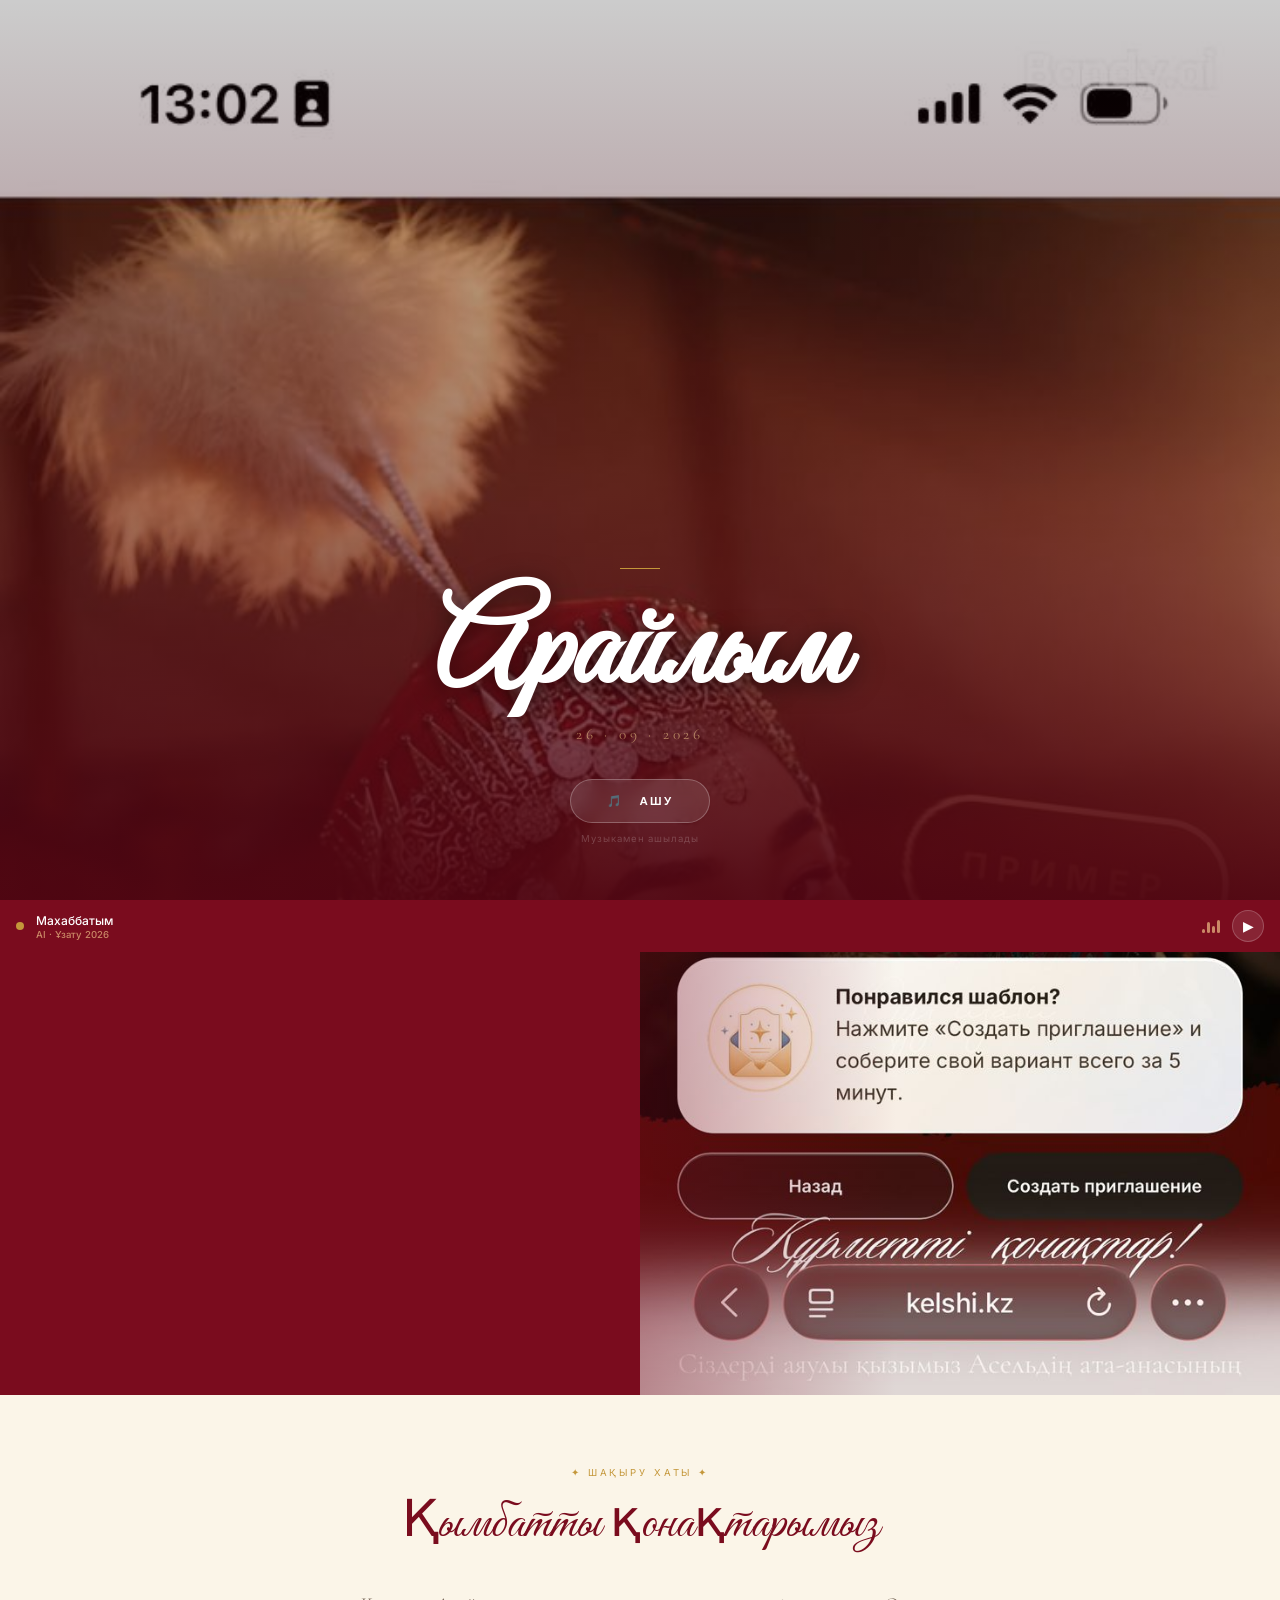
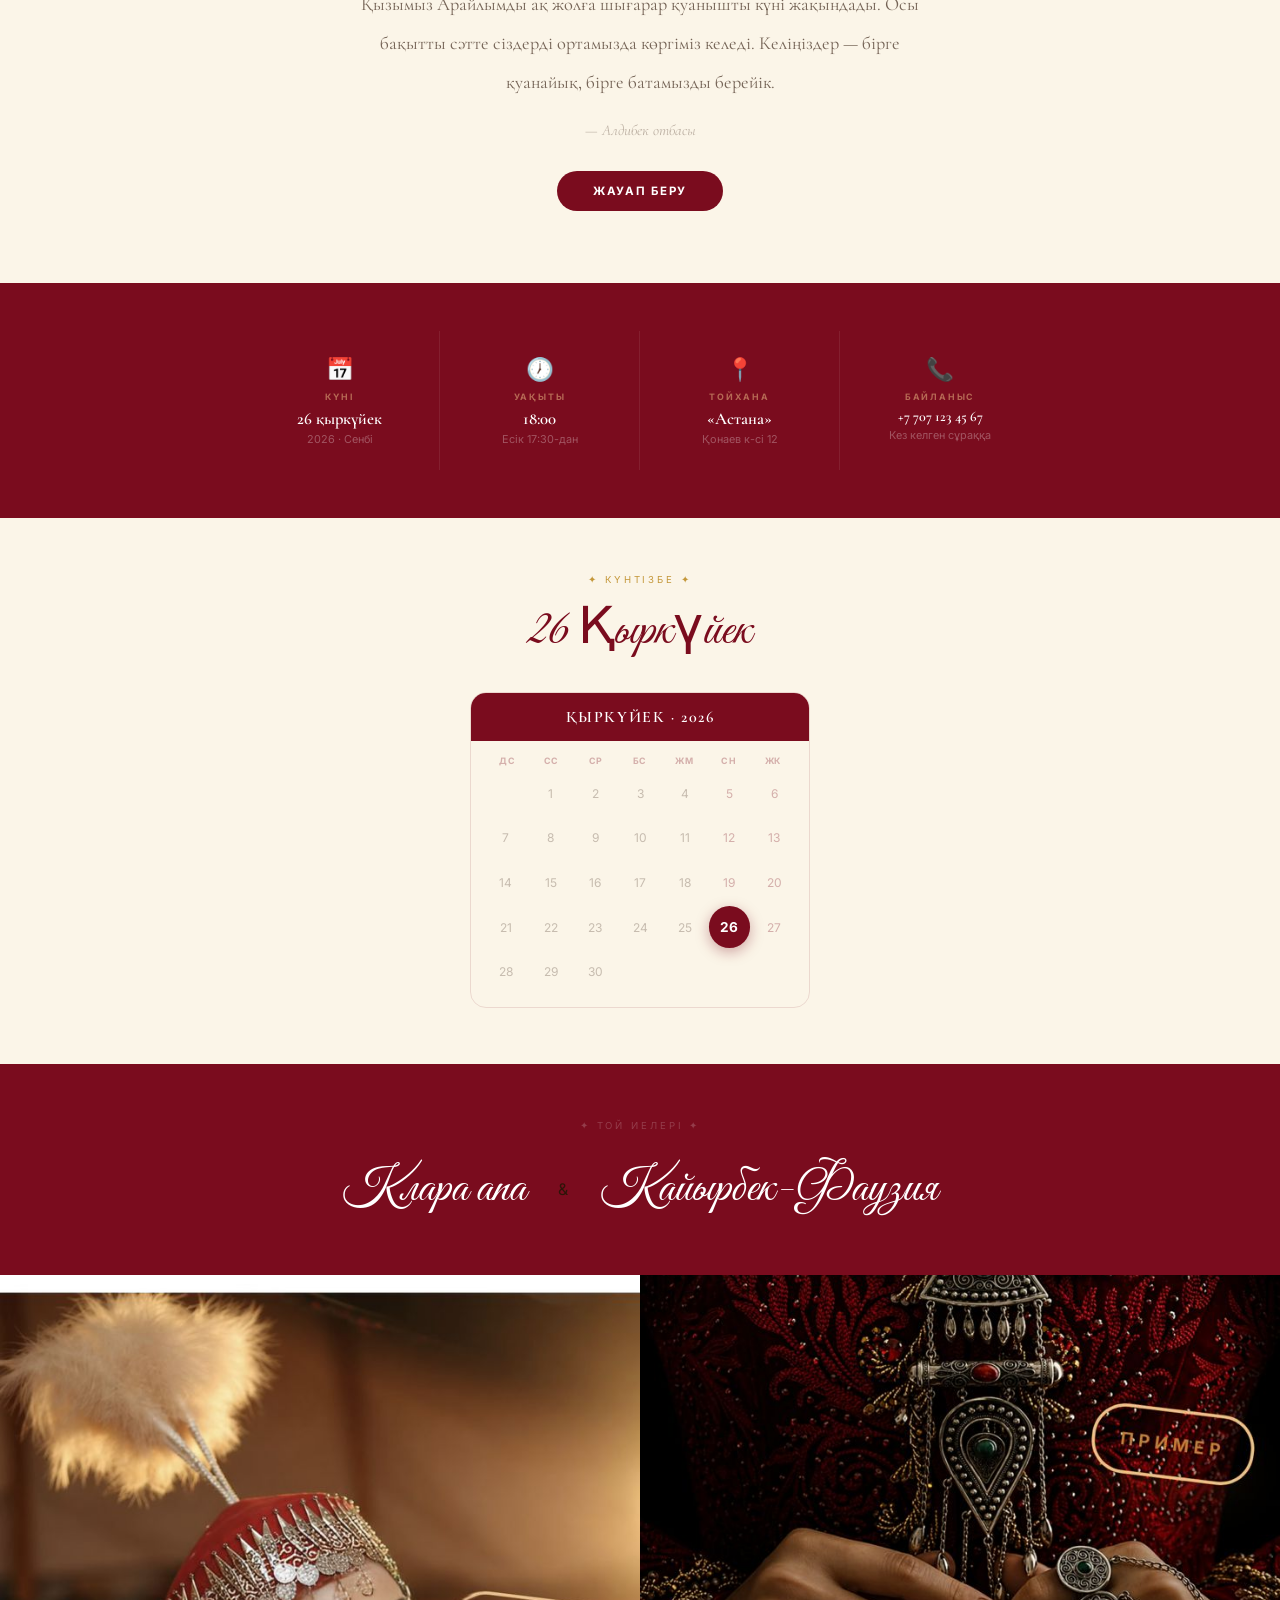
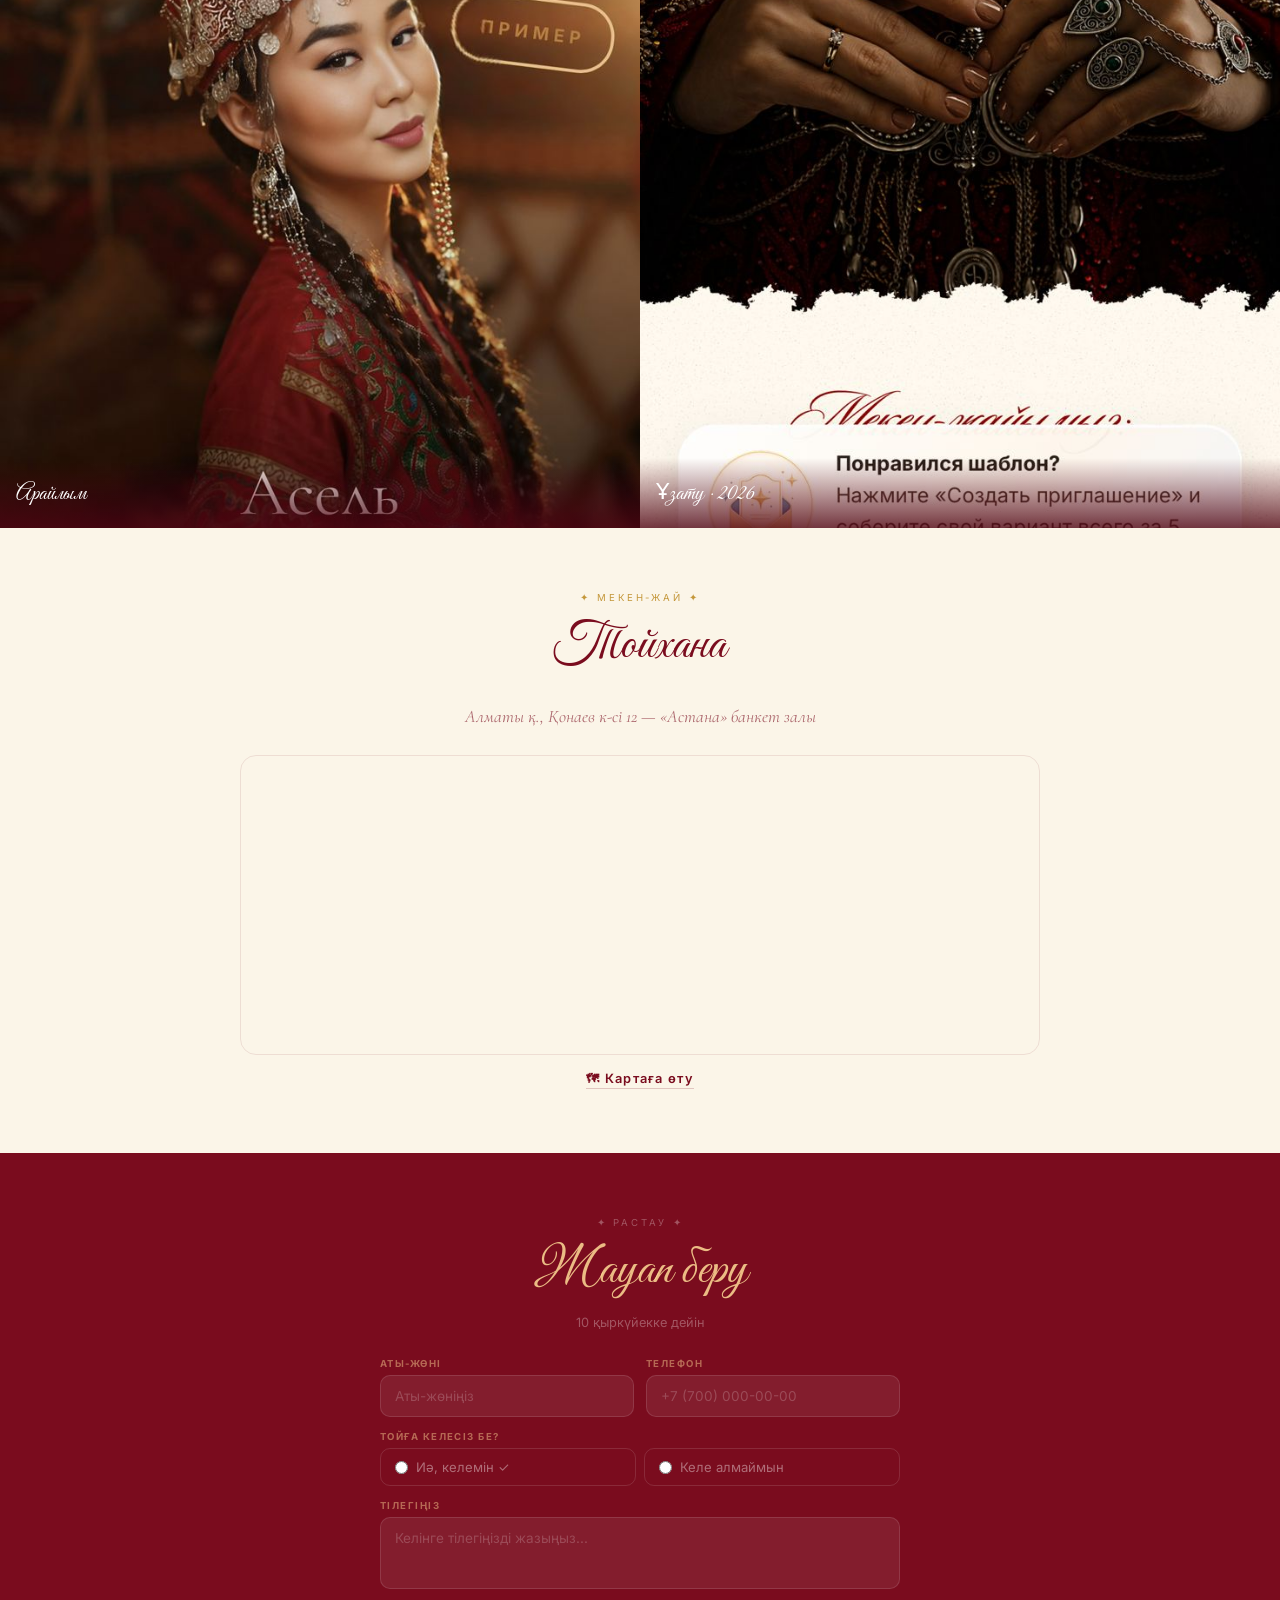
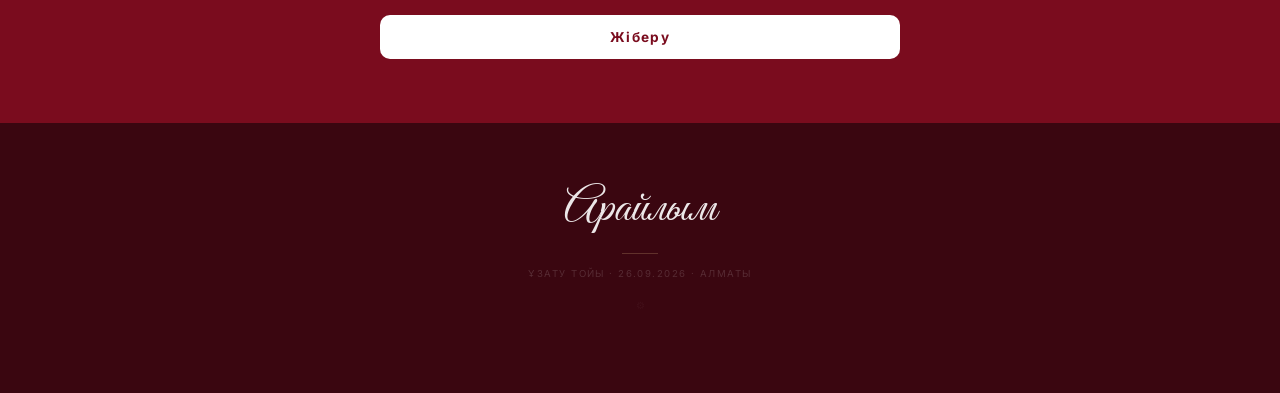
<file: index.html>
<!DOCTYPE html>
<html lang="kz">
<head>
  <meta charset="UTF-8"/>
  <meta name="viewport" content="width=device-width, initial-scale=1.0"/>
  <title>Ұзату — Арайлым · 26.09.2026</title>
  <link href="https://fonts.googleapis.com/css2?family=Great+Vibes&family=Cormorant+Garamond:ital,wght@0,300;0,400;0,600;1,400&family=Inter:wght@300;400;500;600&display=swap" rel="stylesheet"/>
  <style>
    *,*::before,*::after{box-sizing:border-box;margin:0;padding:0}
    :root{--red:#7A0C1E;--cream:#FBF5E8;--gold:#C4973A;--text:#2D1508}
    html{scroll-behavior:smooth}
    body{font-family:'Inter',sans-serif;background:var(--cream);color:var(--text);overflow-x:hidden}

    /* SPLASH */
    #splash{position:fixed;inset:0;z-index:9999;display:flex;flex-direction:column;align-items:center;justify-content:flex-end;text-align:center;transition:opacity .9s;overflow:hidden;cursor:pointer}
    #splash.hide{opacity:0;pointer-events:none}
    #splash-bg{position:absolute;inset:0;background:url('photo.jpg') center top/cover no-repeat}
    #splash-bg::after{content:'';position:absolute;inset:0;background:linear-gradient(to top,rgba(80,5,18,.95) 0%,rgba(80,5,18,.5) 45%,rgba(0,0,0,.2) 100%)}
    .sp-content{position:relative;z-index:1;padding:0 24px 56px;width:100%}
    .sp-line{width:40px;height:1px;background:var(--gold);margin:0 auto 20px}
    .sp-name{font-family:'Great Vibes',cursive;font-size:clamp(4.5rem,20vw,8rem);color:#fff;line-height:1;text-shadow:0 4px 24px rgba(0,0,0,.5)}
    .sp-date{font-family:'Cormorant Garamond',serif;font-size:.95rem;letter-spacing:.25em;color:rgba(255,220,150,.55);margin:8px 0 36px}
    .sp-btn{display:inline-flex;align-items:center;gap:10px;background:rgba(255,255,255,.1);border:1px solid rgba(255,255,255,.25);color:#fff;font-size:.72rem;font-weight:600;letter-spacing:.2em;text-transform:uppercase;padding:14px 36px;border-radius:50px;cursor:pointer;backdrop-filter:blur(8px);transition:background .2s}
    .sp-btn:hover{background:rgba(255,255,255,.2)}
    .sp-hint{font-size:.6rem;color:rgba(255,255,255,.2);margin-top:10px;letter-spacing:.1em}

    /* MUSIC */
    #mb{position:fixed;bottom:0;left:0;right:0;z-index:1000;height:52px;background:var(--red);display:flex;align-items:center;gap:12px;padding:0 16px;transform:translateY(100%);transition:transform .5s}
    #mb.show{transform:none}
    .mb-dot{width:8px;height:8px;border-radius:50%;background:var(--gold);animation:pulse 2s infinite paused;flex-shrink:0}
    .mb-dot.go{animation-play-state:running}
    @keyframes pulse{0%,100%{opacity:.3;transform:scale(.8)}50%{opacity:1;transform:scale(1.2)}}
    .mb-t{flex:1;font-size:.75rem;color:#fff;font-weight:500}
    .mb-t span{display:block;font-size:.6rem;color:rgba(255,220,150,.6);margin-top:1px}
    .mb-bars{display:flex;align-items:flex-end;gap:2px;height:14px}
    .mb-bars b{display:block;width:3px;border-radius:2px;background:rgba(255,220,150,.6);animation:bar .9s ease-in-out infinite alternate paused}
    .mb-bars.go b{animation-play-state:running}
    .mb-bars b:nth-child(1){height:4px;animation-delay:0s}
    .mb-bars b:nth-child(2){height:11px;animation-delay:.12s}
    .mb-bars b:nth-child(3){height:7px;animation-delay:.25s}
    .mb-bars b:nth-child(4){height:13px;animation-delay:.08s}
    @keyframes bar{from{transform:scaleY(.3);opacity:.3}to{transform:scaleY(1);opacity:.9}}
    .mb-play{width:32px;height:32px;border-radius:50%;border:1px solid rgba(255,255,255,.2);background:rgba(255,255,255,.1);color:#fff;font-size:.9rem;cursor:pointer;display:flex;align-items:center;justify-content:center;transition:background .2s}
    .mb-play:hover{background:rgba(255,255,255,.2)}
    #yt-wrap{position:fixed;bottom:52px;right:0;width:1px;height:1px;overflow:hidden;pointer-events:none;z-index:998;clip:rect(0,1px,1px,0)}
    #yt-wrap iframe{width:320px;height:180px;border:0;transform:translate(-319px,-179px)}

    /* HERO — split: left text, right photo */
    .hero{min-height:100vh;display:grid;grid-template-columns:1fr 1fr;position:relative}
    @media(max-width:700px){.hero{grid-template-columns:1fr;grid-template-rows:auto 55vw}}
    .hero-left{background:var(--red);display:flex;flex-direction:column;justify-content:center;padding:60px 48px;position:relative;z-index:1}
    @media(max-width:700px){.hero-left{padding:48px 28px 32px}}
    .hero-tag{font-size:.6rem;letter-spacing:.3em;text-transform:uppercase;color:rgba(255,220,150,.5);margin-bottom:20px}
    .hero-name{font-family:'Great Vibes',cursive;font-size:clamp(4rem,8vw,7rem);color:#fff;line-height:1;margin-bottom:16px}
    .hero-divider{width:48px;height:2px;background:var(--gold);margin-bottom:20px}
    .hero-info{color:rgba(255,255,255,.6);font-family:'Cormorant Garamond',serif;font-size:1.1rem;line-height:1.9}
    .hero-info strong{color:rgba(255,220,150,.8);font-weight:600}
    .hero-right{position:relative;overflow:hidden}
    .hero-right img{width:100%;height:100%;object-fit:cover;object-position:center top}
    .hero-right::after{content:'';position:absolute;inset:0;background:linear-gradient(to right,rgba(122,12,30,.4),transparent 40%)}
    @media(max-width:700px){.hero-right::after{background:linear-gradient(to bottom,var(--red) 0%,transparent 30%)}}

    /* ORNAMENT DIVIDER */
    .orn-div{display:flex;align-items:center;gap:0;overflow:hidden}
    .orn-div svg{flex-shrink:0}

    /* INVITATION */
    .inv-sec{padding:72px 24px;background:var(--cream);text-align:center}
    .sec-label{font-size:.6rem;letter-spacing:.3em;text-transform:uppercase;color:var(--gold);margin-bottom:10px;display:block}
    .sec-title{font-family:'Great Vibes',cursive;font-size:clamp(2rem,6vw,3.2rem);color:var(--red);display:block;margin-bottom:28px}
    .inv-text{max-width:580px;margin:0 auto;font-family:'Cormorant Garamond',serif;font-size:1.15rem;color:rgba(45,21,8,.65);line-height:2.1}
    .inv-sign{font-family:'Cormorant Garamond',serif;font-style:italic;color:rgba(45,21,8,.3);margin-top:20px;font-size:.95rem}
    .inv-cta{display:inline-block;margin-top:32px;background:var(--red);color:#fff;padding:13px 36px;border-radius:50px;font-size:.72rem;font-weight:700;letter-spacing:.15em;text-transform:uppercase;text-decoration:none;transition:opacity .2s}
    .inv-cta:hover{opacity:.85}

    /* DETAILS BAND */
    .det-band{background:var(--red);padding:48px 24px}
    .det-row{max-width:860px;margin:0 auto;display:flex;flex-wrap:wrap;justify-content:center;gap:0}
    .det-item{flex:1;min-width:140px;max-width:200px;text-align:center;padding:24px 16px;border-right:1px solid rgba(255,255,255,.08)}
    .det-item:last-child{border-right:none}
    @media(max-width:600px){.det-item{border-right:none;border-bottom:1px solid rgba(255,255,255,.08);min-width:45%}}
    .det-icon{font-size:1.4rem;margin-bottom:8px}
    .det-lbl{font-size:.55rem;letter-spacing:.2em;text-transform:uppercase;color:rgba(255,220,150,.45);font-weight:700;margin-bottom:6px}
    .det-val{font-family:'Cormorant Garamond',serif;color:#fff;font-size:1.05rem;font-weight:600}
    .det-sub{font-size:.68rem;color:rgba(255,255,255,.3);margin-top:3px}

    /* CALENDAR */
    .cal-sec{background:var(--cream);padding:56px 24px;text-align:center}
    .cal-wrap{max-width:340px;margin:28px auto 0;border:1px solid rgba(122,12,30,.12);border-radius:16px;overflow:hidden}
    .cal-head{background:var(--red);color:#fff;padding:14px;font-family:'Cormorant Garamond',serif;font-size:1rem;font-weight:600;letter-spacing:.1em}
    .cal-body{padding:14px}
    .cal-dh{display:grid;grid-template-columns:repeat(7,1fr);text-align:center;font-size:.55rem;font-weight:700;color:rgba(122,12,30,.3);letter-spacing:.05em;text-transform:uppercase;margin-bottom:6px}
    .cal-days{display:grid;grid-template-columns:repeat(7,1fr);gap:3px}
    .cd{aspect-ratio:1;display:flex;align-items:center;justify-content:center;font-size:.75rem;color:rgba(45,21,8,.25);border-radius:50%}
    .cd.wk{color:rgba(122,12,30,.3)}
    .cd.hl{background:var(--red);color:#fff!important;font-weight:700;font-size:.85rem;box-shadow:0 4px 14px rgba(122,12,30,.35)}

    /* TOY IELERI */
    .ti-sec{background:var(--red);padding:56px 24px;text-align:center}
    .ti-names{display:flex;justify-content:center;align-items:center;gap:32px;margin-top:28px;flex-wrap:wrap}
    .ti-name{font-family:'Great Vibes',cursive;font-size:clamp(2rem,6vw,3rem);color:#fff}
    .ti-sep{color:rgba(255,220,150,.3);font-size:1.5rem}&amp;
    .ti-amp{color:rgba(255,220,150,.35);font-family:'Cormorant Garamond',serif;font-style:italic;font-size:1.8rem}

    /* PHOTO STRIP */
    .photo-strip{display:grid;grid-template-columns:repeat(2,1fr)}
    .ps-frame{aspect-ratio:3/4;overflow:hidden;position:relative}
    .ps-frame img{width:100%;height:100%;object-fit:cover;transition:transform .6s}
    .ps-frame:hover img{transform:scale(1.04)}
    .ps-cap{position:absolute;bottom:0;left:0;right:0;padding:20px 16px;background:linear-gradient(to top,rgba(80,5,18,.8),transparent);color:#fff;font-family:'Great Vibes',cursive;font-size:1.4rem}

    /* MAP */
    .map-sec{background:var(--cream);padding:64px 24px;text-align:center}
    .map-addr{font-family:'Cormorant Garamond',serif;font-size:1.1rem;font-style:italic;color:rgba(122,12,30,.6);margin:12px 0 28px}
    .map-frame{max-width:800px;margin:0 auto;border-radius:16px;overflow:hidden;height:300px;border:1px solid rgba(122,12,30,.1)}
    .map-frame iframe{width:100%;height:100%;border:0}
    .map-link{display:inline-flex;align-items:center;gap:8px;margin-top:16px;color:var(--red);font-size:.8rem;font-weight:600;letter-spacing:.1em;text-decoration:none;border-bottom:1px solid rgba(122,12,30,.2);padding-bottom:2px}

    /* RSVP */
    .rsvp-sec{background:var(--red);padding:64px 24px;text-align:center}
    .rsvp-sec .sec-title{color:rgba(255,220,150,.85)}
    .rsvp-sec .sec-label{color:rgba(255,255,255,.3)}
    .form-box{max-width:520px;margin:28px auto 0;text-align:left}
    .fl{display:block;font-size:.6rem;font-weight:700;letter-spacing:.15em;text-transform:uppercase;color:rgba(255,220,150,.45);margin-bottom:6px}
    .fg{margin-bottom:14px}
    .fg input,.fg select,.fg textarea{width:100%;padding:12px 14px;background:rgba(255,255,255,.07);border:1px solid rgba(255,255,255,.12);border-radius:10px;color:#fff;font-family:'Inter',sans-serif;font-size:.85rem;outline:none;transition:border-color .2s}
    .fg input:focus,.fg select:focus,.fg textarea:focus{border-color:rgba(255,220,150,.4)}
    .fg input::placeholder,.fg textarea::placeholder{color:rgba(255,255,255,.2)}
    .fg select option{background:#5c0a16;color:#fff}
    .fg textarea{resize:none;min-height:72px}
    .frow{display:grid;grid-template-columns:1fr 1fr;gap:12px}
    @media(max-width:480px){.frow{grid-template-columns:1fr}}
    .fg.err input,.fg.err select{border-color:#e74c3c}
    .ferr{display:none;font-size:.65rem;color:#e74c3c;margin-top:3px}
    .fg.err .ferr{display:block}
    .radio-row{display:flex;gap:8px;flex-wrap:wrap}
    .ropt{flex:1;min-width:130px;border:1px solid rgba(255,255,255,.12);border-radius:10px;padding:10px 14px;cursor:pointer;display:flex;align-items:center;gap:8px;font-size:.82rem;color:rgba(255,255,255,.4);transition:all .2s}
    .ropt input{accent-color:var(--gold);width:auto;padding:0;background:none;border:none}
    .ropt.sel{border-color:rgba(255,220,150,.4);color:rgba(255,220,150,.9);background:rgba(255,220,150,.06)}
    .sub-btn{width:100%;margin-top:8px;padding:14px;background:#fff;color:var(--red);border:none;border-radius:10px;font-family:'Inter',sans-serif;font-weight:700;font-size:.85rem;letter-spacing:.1em;cursor:pointer;transition:opacity .2s}
    .sub-btn:hover{opacity:.9}
    .rsvp-ok{display:none;text-align:center;padding:40px 0}
    .rsvp-ok .ok-star{font-size:2rem;color:var(--gold);margin-bottom:12px}
    .rsvp-ok h3{font-family:'Great Vibes',cursive;font-size:2.5rem;color:rgba(255,220,150,.9);margin-bottom:8px}
    .rsvp-ok p{color:rgba(255,255,255,.4);font-size:.88rem}

    /* FOOTER */
    footer{background:#3a0610;text-align:center;padding:56px 24px 80px}
    .ft-name{font-family:'Great Vibes',cursive;font-size:3rem;color:rgba(255,255,255,.9)}
    .ft-line{width:36px;height:1px;background:rgba(255,220,150,.2);margin:14px auto}
    .ft-copy{font-size:.6rem;color:rgba(255,255,255,.15);letter-spacing:.15em;text-transform:uppercase}
    .ft-adm{display:inline-block;margin-top:20px;color:rgba(255,255,255,.04);font-size:.65rem;text-decoration:none}
    .ft-adm:hover{color:rgba(255,255,255,.15)}

    /* REVEAL */
    .r{opacity:0;transform:translateY(20px);transition:opacity .7s,transform .7s}
    .r.v{opacity:1;transform:none}
  </style>
</head>
<body>

<!-- SPLASH -->
<div id="splash" onclick="enterSite()">
  <div id="splash-bg"></div>
  <div class="sp-content">
    <div class="sp-line"></div>
    <h1 class="sp-name">Арайлым</h1>
    <p class="sp-date">26 · 09 · 2026</p>
    <button class="sp-btn">🎵 &nbsp; Ашу</button>
    <p class="sp-hint">Музыкамен ашылады</p>
  </div>
</div>

<!-- HERO -->
<section class="hero">
  <div class="hero-left">
    <p class="hero-tag r">Ұзату тойына шақырамыз</p>
    <h1 class="hero-name r">Арайлым</h1>
    <div class="hero-divider r"></div>
    <div class="hero-info r">
      <strong>26 қыркүйек 2026</strong><br>
      Сенбі · Сағат 18:00<br>
      «Астана» банкет залы<br>
      Қонаев к-сі 12, Алматы
    </div>
  </div>
  <div class="hero-right r">
    <img src="photo.jpg" alt="Арайлым"/>
  </div>
</section>

<!-- INVITATION -->
<section class="inv-sec">
  <span class="sec-label r">✦ шақыру хаты ✦</span>
  <span class="sec-title r">Қымбатты қонақтарымыз</span>
  <p class="inv-text r">Қызымыз Арайлымды ақ жолға шығарар қуанышты күні жақындады. Осы бақытты сәтте сіздерді ортамызда көргіміз келеді. Келіңіздер — бірге қуанайық, бірге батамызды берейік.</p>
  <p class="inv-sign r">— Алдибек отбасы</p>
  <a href="#rsvp" class="inv-cta r">Жауап беру</a>
</section>

<!-- DETAILS -->
<div class="det-band">
  <div class="det-row r">
    <div class="det-item"><div class="det-icon">📅</div><div class="det-lbl">Күні</div><div class="det-val">26 қыркүйек</div><div class="det-sub">2026 · Сенбі</div></div>
    <div class="det-item"><div class="det-icon">🕖</div><div class="det-lbl">Уақыты</div><div class="det-val">18:00</div><div class="det-sub">Есік 17:30-дан</div></div>
    <div class="det-item"><div class="det-icon">📍</div><div class="det-lbl">Тойхана</div><div class="det-val">«Астана»</div><div class="det-sub">Қонаев к-сі 12</div></div>
    <div class="det-item"><div class="det-icon">📞</div><div class="det-lbl">Байланыс</div><div class="det-val" style="font-size:.88rem">+7 707 123 45 67</div><div class="det-sub">Кез келген сұраққа</div></div>
  </div>
</div>

<!-- CALENDAR -->
<section class="cal-sec">
  <span class="sec-label r">✦ күнтізбе ✦</span>
  <span class="sec-title r">26 Қыркүйек</span>
  <div class="cal-wrap r">
    <div class="cal-head">ҚЫРКҮЙЕК · 2026</div>
    <div class="cal-body">
      <div class="cal-dh"><span>Дс</span><span>Сс</span><span>Ср</span><span>Бс</span><span>Жм</span><span>Сн</span><span>Жк</span></div>
      <div class="cal-days" id="cal"></div>
    </div>
  </div>
</section>

<!-- TOY IELERI -->
<section class="ti-sec">
  <span class="sec-label r" style="color:rgba(255,255,255,.2)">✦ той иелері ✦</span>
  <div class="ti-names r">
    <span class="ti-name">Клара апа</span>
    <span class="ti-amp">&amp;</span>
    <span class="ti-name">Кайырбек-Фаузия</span>
  </div>
</section>

<!-- PHOTO STRIP -->
<div class="photo-strip">
  <div class="ps-frame">
    <img src="photo.jpg" alt="" style="object-position:center 15%"/>
    <div class="ps-cap">Арайлым</div>
  </div>
  <div class="ps-frame">
    <img src="photo4.jpg" alt=""/>
    <div class="ps-cap">Ұзату · 2026</div>
  </div>
</div>

<!-- MAP -->
<section class="map-sec" id="venue">
  <span class="sec-label r">✦ мекен-жай ✦</span>
  <span class="sec-title r">Тойхана</span>
  <p class="map-addr r">Алматы қ., Қонаев к-сі 12 — «Астана» банкет залы</p>
  <div class="map-frame r"><iframe src="https://widgets.2gis.com/widget?type=firmsonmap&options=%7B%22pos%22%3A%7B%22lon%22%3A76.9286%2C%22lat%22%3A43.2565%2C%22zoom%22%3A16%7D%2C%22opt%22%3A%7B%22city%22%3A%22almaty%22%7D%7D" allowfullscreen loading="lazy"></iframe></div>
  <a class="map-link r" href="https://2gis.kz/almaty?m=76.9286%2C43.2565%2F16" target="_blank">🗺 Картаға өту</a>
</section>

<!-- RSVP -->
<section class="rsvp-sec" id="rsvp">
  <span class="sec-label r">✦ растау ✦</span>
  <span class="sec-title r">Жауап беру</span>
  <p style="color:rgba(255,255,255,.3);font-size:.8rem;margin-top:-16px;margin-bottom:4px" class="r">10 қыркүйекке дейін</p>
  <div class="form-box">
    <div class="rsvp-ok" id="rsvp-ok">
      <div class="ok-star">✦</div>
      <h3 id="ok-title"></h3>
      <p id="ok-msg"></p>
    </div>
    <div id="rsvp-card">
      <form novalidate onsubmit="submitRSVP(event)">
        <div class="frow">
          <div class="fg" id="fg-name"><label class="fl">Аты-жөні</label><input type="text" id="f-name" placeholder="Аты-жөніңіз"/><span class="ferr">Аты-жөнін жазыңыз</span></div>
          <div class="fg" id="fg-phone"><label class="fl">Телефон</label><input type="tel" id="f-phone" placeholder="+7 (700) 000-00-00"/><span class="ferr">Дұрыс нөмір</span></div>
        </div>
        <div class="fg" id="fg-attend">
          <label class="fl">Тойға келесіз бе?</label>
          <div class="radio-row">
            <label class="ropt"><input type="radio" name="att" value="yes"/> Иә, келемін ✓</label>
            <label class="ropt"><input type="radio" name="att" value="no"/> Келе алмаймын</label>
          </div>
          <span class="ferr">Жауап таңдаңыз</span>
        </div>
        <div class="fg" id="fg-g" style="display:none">
          <label class="fl">Нешеу келесіз</label>
          <select id="f-g"><option>1</option><option>2</option><option>3</option><option>4</option><option>5</option><option>6</option><option>7</option><option>8</option><option>9</option><option>10</option></select>
        </div>
        <div class="fg"><label class="fl">Тілегіңіз</label><textarea id="f-note" placeholder="Келінге тілегіңізді жазыңыз..."></textarea></div>
        <button type="submit" class="sub-btn">Жіберу</button>
      </form>
    </div>
  </div>
</section>

<!-- FOOTER -->
<footer>
  <p class="ft-name">Арайлым</p>
  <div class="ft-line"></div>
  <p class="ft-copy">Ұзату тойы · 26.09.2026 · Алматы</p>
  <a href="admin.html" class="ft-adm">⚙</a>
</footer>

<!-- MUSIC BAR -->
<div id="mb">
  <div class="mb-dot" id="mb-dot"></div>
  <div class="mb-t">Махаббатым<span>AI · Ұзату 2026</span></div>
  <div class="mb-bars" id="mb-bars"><b></b><b></b><b></b><b></b></div>
  <button class="mb-play" id="mb-play" onclick="togglePlay()">▶</button>
</div>
<div id="yt-wrap"><div id="yt-hidden"></div></div>

<script>
var ytP,ytR=false,ytPl=false;
var mbEl=document.getElementById('mb');
var mbDot=document.getElementById('mb-dot');
var mbBars=document.getElementById('mb-bars');
var mbPlay=document.getElementById('mb-play');

window.onYouTubeIframeAPIReady=function(){
  ytR=true;
  ytP=new YT.Player('yt-hidden',{
    width:'320',height:'180',videoId:'Zq5Ft8CiiJQ',
    playerVars:{autoplay:0,loop:1,playlist:'Zq5Ft8CiiJQ',controls:0,playsinline:1,fs:0,rel:0},
    events:{
      onReady:function(e){e.target.setVolume(65);if(ytPl)e.target.playVideo()},
      onStateChange:function(e){
        if(e.data===1){mbPlay.textContent='⏸';mbDot.classList.add('go');mbBars.classList.add('go');mbEl.classList.add('show');ytPl=true}
        else if(e.data===2||e.data===0){mbPlay.textContent='▶';mbDot.classList.remove('go');mbBars.classList.remove('go');ytPl=false}
      }
    }
  });
};
(function(){var s=document.createElement('script');s.src='https://www.youtube.com/iframe_api';document.head.appendChild(s)})();

function enterSite(){
  document.getElementById('splash').classList.add('hide');
  setTimeout(function(){document.getElementById('splash').style.display='none'},1000);
  ytPl=true;mbEl.classList.add('show');
  if(ytR&&ytP)ytP.playVideo();
}
function togglePlay(){
  if(!ytP)return;
  ytPl?ytP.pauseVideo():(ytPl=true,ytP.playVideo());
}

(function(){
  var el=document.getElementById('cal'),h='';
  for(var i=0;i<1;i++)h+='<div class="cd"></div>';
  for(var d=1;d<=30;d++){var c=(1+d-1)%7,w=c===5||c===6;h+='<div class="cd'+(w?' wk':'')+(d===26?' hl':'')+'">'+d+'</div>'}
  el.innerHTML=h;
})();

document.querySelectorAll('.r').forEach(function(el){
  new IntersectionObserver(function(e){e.forEach(function(x){if(x.isIntersecting)x.target.classList.add('v')})},{threshold:.1}).observe(el);
});

document.querySelectorAll('input[name="att"]').forEach(function(r){
  r.addEventListener('change',function(){
    document.querySelectorAll('.ropt').forEach(function(o){o.classList.remove('sel')});
    r.closest('.ropt').classList.add('sel');
    document.getElementById('fg-g').style.display=r.value==='yes'?'':'none';
  });
});

function submitRSVP(e){
  e.preventDefault();
  var ok=true,name=document.getElementById('f-name'),phone=document.getElementById('f-phone'),att=document.querySelector('input[name="att"]:checked');
  document.querySelectorAll('.fg').forEach(function(g){g.classList.remove('err')});
  if(!name.value.trim()){document.getElementById('fg-name').classList.add('err');ok=false}
  if(phone.value.replace(/\D/g,'').length<11){document.getElementById('fg-phone').classList.add('err');ok=false}
  if(!att){document.getElementById('fg-attend').classList.add('err');ok=false}
  if(!ok)return;
  var list=JSON.parse(localStorage.getItem('uzatu_rsvp')||'[]');
  list.push({id:Date.now(),name:name.value.trim(),phone:phone.value.trim(),attend:att.value,guests:att.value==='yes'?parseInt(document.getElementById('f-g').value):0,note:document.getElementById('f-note').value.trim(),date:new Date().toLocaleDateString('ru')});
  localStorage.setItem('uzatu_rsvp',JSON.stringify(list));
  document.getElementById('rsvp-card').style.display='none';
  var ok2=document.getElementById('rsvp-ok');ok2.style.display='block';
  document.getElementById('ok-title').textContent='Рахмет, '+name.value.trim()+'!';
  document.getElementById('ok-msg').textContent=att.value==='yes'?'Сізді күтеміз! 26 қыркүйекте кездесеміз 🎉':'Хабарлағаныңыз үшін рахмет!';
}

document.getElementById('f-phone').addEventListener('input',function(){
  var v=this.value.replace(/\D/g,'');
  if(v.startsWith('8'))v='7'+v.slice(1);
  if(v.startsWith('7')){var p=v.slice(1),r='+7';if(p.length>0)r+=' ('+p.slice(0,3);if(p.length>=3)r+=') '+p.slice(3,6);if(p.length>=6)r+='-'+p.slice(6,8);if(p.length>=8)r+='-'+p.slice(8,10);this.value=r}
});
</script>
</body>
</html>
</file>
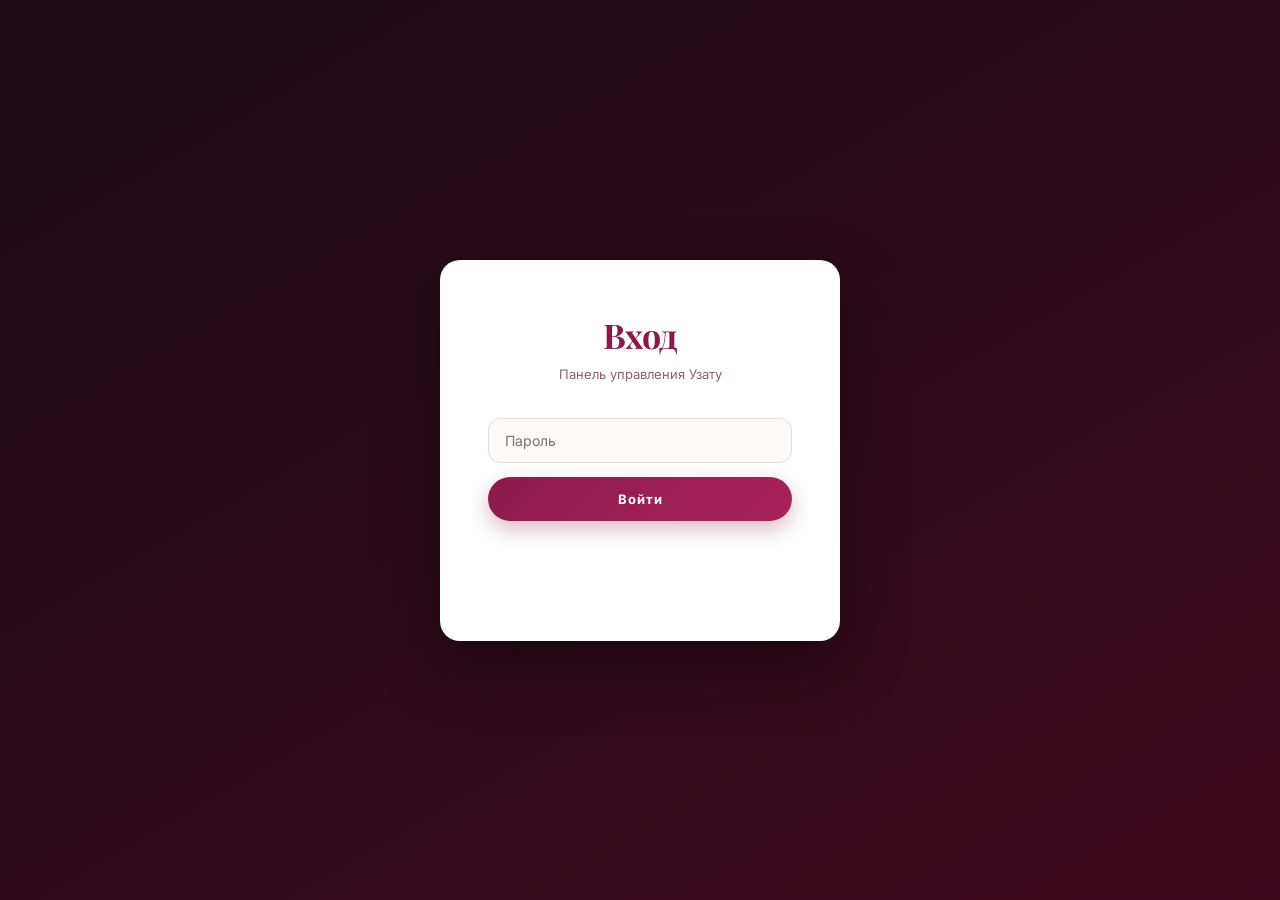
<file: admin.html>
<!DOCTYPE html>
<html lang="ru">
<head>
  <meta charset="UTF-8"/>
  <meta name="viewport" content="width=device-width, initial-scale=1.0"/>
  <title>Панель управления — Узату</title>
  <link href="https://fonts.googleapis.com/css2?family=Playfair+Display:ital,wght@0,400;0,600;0,700;1,400&family=Inter:wght@300;400;500;600&display=swap" rel="stylesheet"/>
  <link rel="stylesheet" href="style.css"/>
</head>
<body class="admin-page">

<!-- LOGIN -->
<div class="login-screen" id="login-screen">
  <div class="login-box">
    <h2 data-i18n="login_title">Вход</h2>
    <p data-i18n="login_sub">Панель управления Узату</p>
    <input type="password" id="pwd-input" data-i18n-ph="login_ph" placeholder="Пароль"
           onkeydown="if(event.key==='Enter') doLogin()"/>
    <button onclick="doLogin()" data-i18n="login_btn">Войти</button>
    <p class="login-err" id="login-err"></p>
  </div>
</div>

<!-- ADMIN PANEL -->
<div class="admin-screen" id="admin-screen" style="display:none">
  <div class="admin-head">
    <h1 data-i18n="adm_title">Панель управления</h1>
    <div class="admin-head-right">
      <a href="index.html" data-i18n="adm_back">← На сайт</a>
      <button onclick="doLogout()" data-i18n="adm_logout">Выйти</button>
    </div>
  </div>

  <!-- STATS -->
  <div class="stats-row">
    <div class="stat-card c-all">
      <div class="stat-num" id="st-total">0</div>
      <div class="stat-label" data-i18n="adm_total">Всего ответов</div>
    </div>
    <div class="stat-card c-yes">
      <div class="stat-num" id="st-yes">0</div>
      <div class="stat-label" data-i18n="adm_yes">Придут</div>
    </div>
    <div class="stat-card c-no">
      <div class="stat-num" id="st-no">0</div>
      <div class="stat-label" data-i18n="adm_no">Не придут</div>
    </div>
    <div class="stat-card c-ppl">
      <div class="stat-num" id="st-guests">0</div>
      <div class="stat-label" data-i18n="adm_guests">Гостей всего</div>
    </div>
  </div>

  <!-- TOOLBAR -->
  <div class="toolbar">
    <input type="text" id="adm-search" data-i18n-ph="adm_search" placeholder="Поиск по имени или телефону..." oninput="renderTable()"/>
    <select id="adm-filter" onchange="renderTable()">
      <option value="" data-i18n="adm_filter_all">Все</option>
      <option value="yes" data-i18n="adm_filter_yes">Придут</option>
      <option value="no"  data-i18n="adm_filter_no">Не придут</option>
    </select>
    <button class="btn-export" onclick="exportCSV()" data-i18n="adm_export">Экспорт CSV</button>
    <button class="btn-clr" onclick="clearAll()" data-i18n="adm_clear">Очистить всё</button>
  </div>

  <!-- TABLE -->
  <div class="table-wrap">
    <table>
      <thead>
        <tr>
          <th data-i18n="adm_th_name">Имя</th>
          <th data-i18n="adm_th_phone">Телефон</th>
          <th data-i18n="adm_th_status">Статус</th>
          <th data-i18n="adm_th_guests">Гостей</th>
          <th data-i18n="adm_th_comment">Комментарий</th>
          <th data-i18n="adm_th_date">Дата</th>
          <th></th>
        </tr>
      </thead>
      <tbody id="guests-tbody"></tbody>
    </table>
  </div>
</div>

<script src="i18n.js"></script>
<script src="app.js"></script>
</body>
</html>
</file>
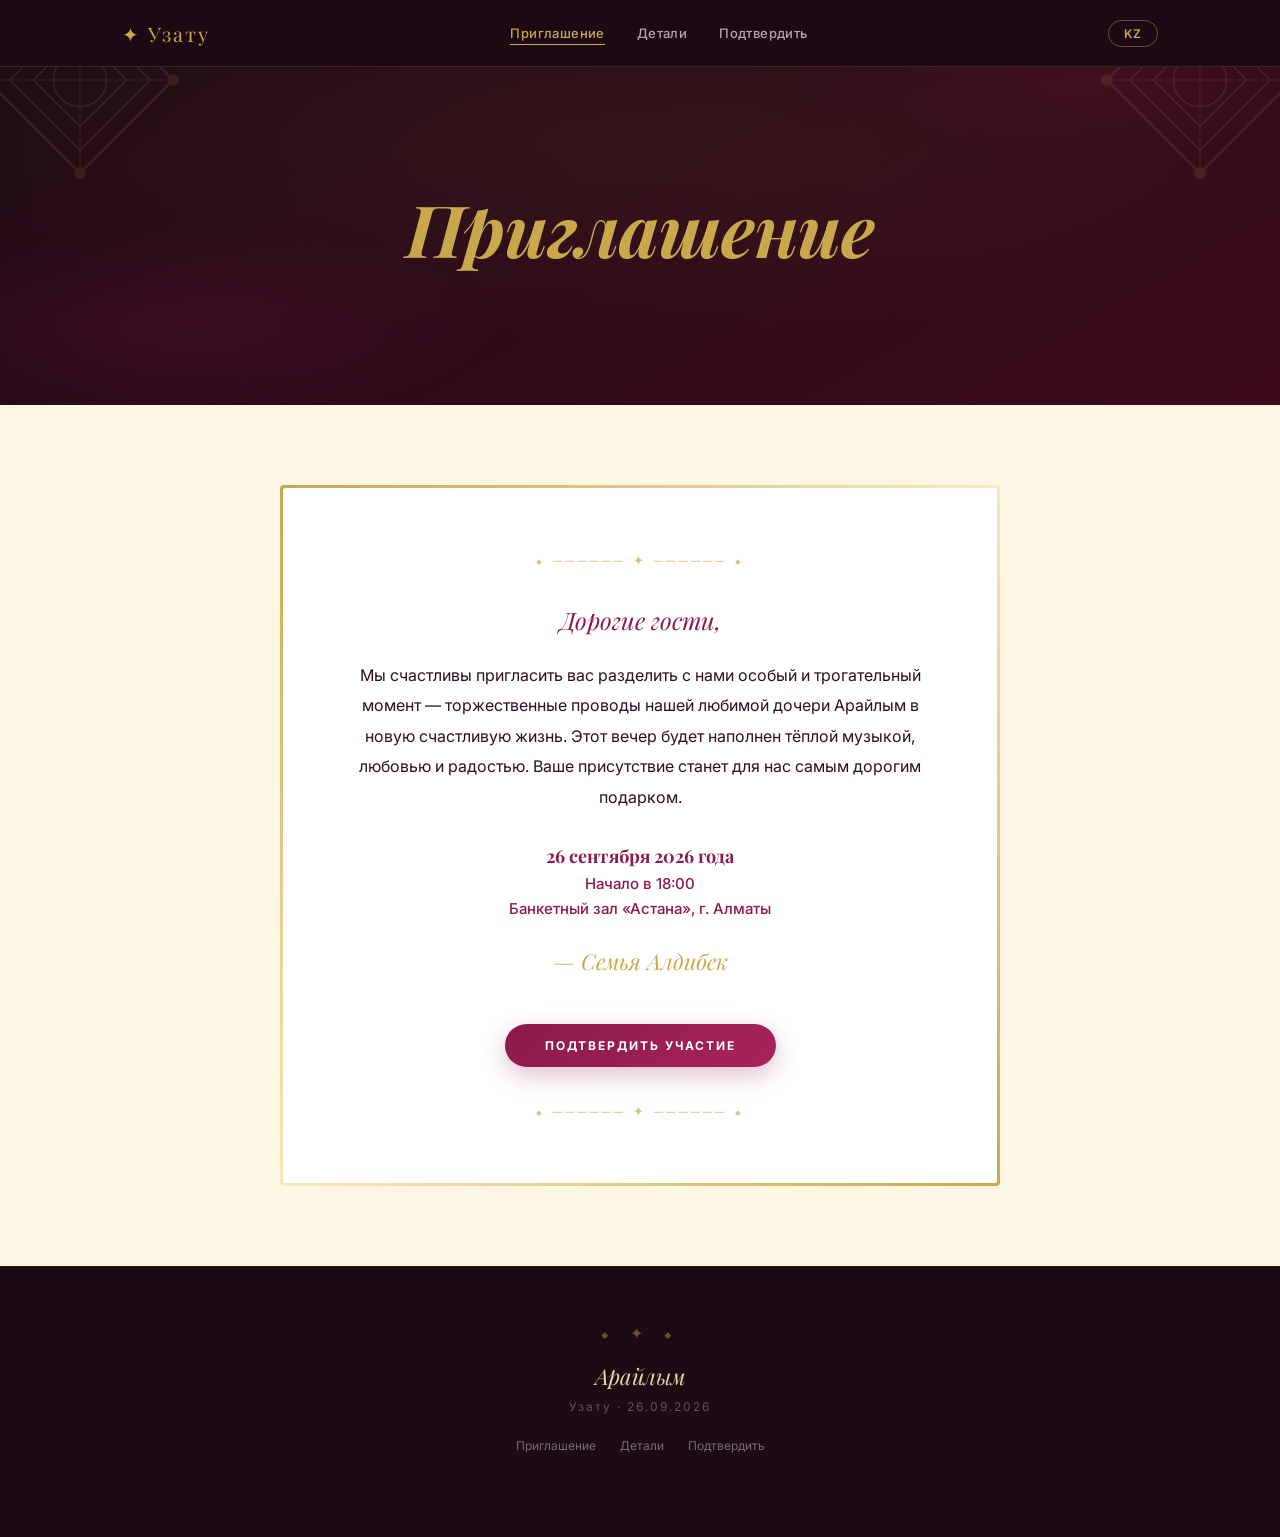
<file: invitation.html>
<!DOCTYPE html>
<html lang="ru">
<head>
  <meta charset="UTF-8"/>
  <meta name="viewport" content="width=device-width, initial-scale=1.0"/>
  <title>Приглашение — Узату Арайлым</title>
  <link href="https://fonts.googleapis.com/css2?family=Playfair+Display:ital,wght@0,400;0,600;0,700;1,400;1,600&family=Inter:wght@300;400;500;600&display=swap" rel="stylesheet"/>
  <link rel="stylesheet" href="style.css"/>
</head>
<body>

<nav class="nav" id="nav">
  <div class="nav-inner">
    <a href="index.html" class="nav-logo">✦ Узату</a>
    <div class="nav-links">
      <a href="invitation.html" class="active" data-i18n="nav_invitation">Приглашение</a>
      <a href="details.html"    data-i18n="nav_details">Детали</a>
      <a href="rsvp.html"       data-i18n="nav_rsvp">Подтвердить</a>
    </div>
    <button class="lang-btn" id="lang-btn" onclick="toggleLang()">KZ</button>
  </div>
</nav>

<section class="inv-hero">
  <div class="hero-bg"></div>
  <div class="orn orn-tl"></div>
  <div class="orn orn-tr"></div>
  <h1 class="reveal"><em data-i18n="inv_title">Приглашение</em></h1>
</section>

<div class="invite-wrap">
  <div class="invite-card reveal">
    <div class="invite-inner">
      <p class="invite-greeting" data-i18n="inv_greeting">Дорогие гости,</p>
      <p class="invite-body" data-i18n="inv_body">С радостью в сердце приглашаем вас разделить с нами особый вечер — проводы нашей любимой дочери Айгерім в счастливую семейную жизнь. Пусть этот день станет незабываемым праздником любви и тепла.</p>
      <div class="invite-meta">
        <strong data-i18n="inv_date">14 сентября 2026 года</strong>
        <span data-i18n="inv_time">Начало в 18:00</span>
        <span data-i18n="inv_place">Банкетный зал «Астана», г. Алматы</span>
      </div>
      <p class="invite-family" data-i18n="inv_family">— Семья Алдибек</p>
      <div class="invite-cta">
        <a href="rsvp.html" class="btn-gold" data-i18n="inv_rsvp_btn">Подтвердить участие</a>
      </div>
    </div>
  </div>
</div>

<footer class="footer">
  <div class="footer-orn">⬥ ✦ ⬥</div>
  <p class="footer-name">Арайлым</p>
  <p class="footer-copy">Узату · 26.09.2026</p>
  <nav class="footer-nav">
    <a href="invitation.html" data-i18n="nav_invitation">Приглашение</a>
    <a href="details.html"    data-i18n="nav_details">Детали</a>
    <a href="rsvp.html"       data-i18n="nav_rsvp">Подтвердить</a>
  </nav>
</footer>

<script src="i18n.js"></script>
<script src="app.js"></script>
</body>
</html>
</file>
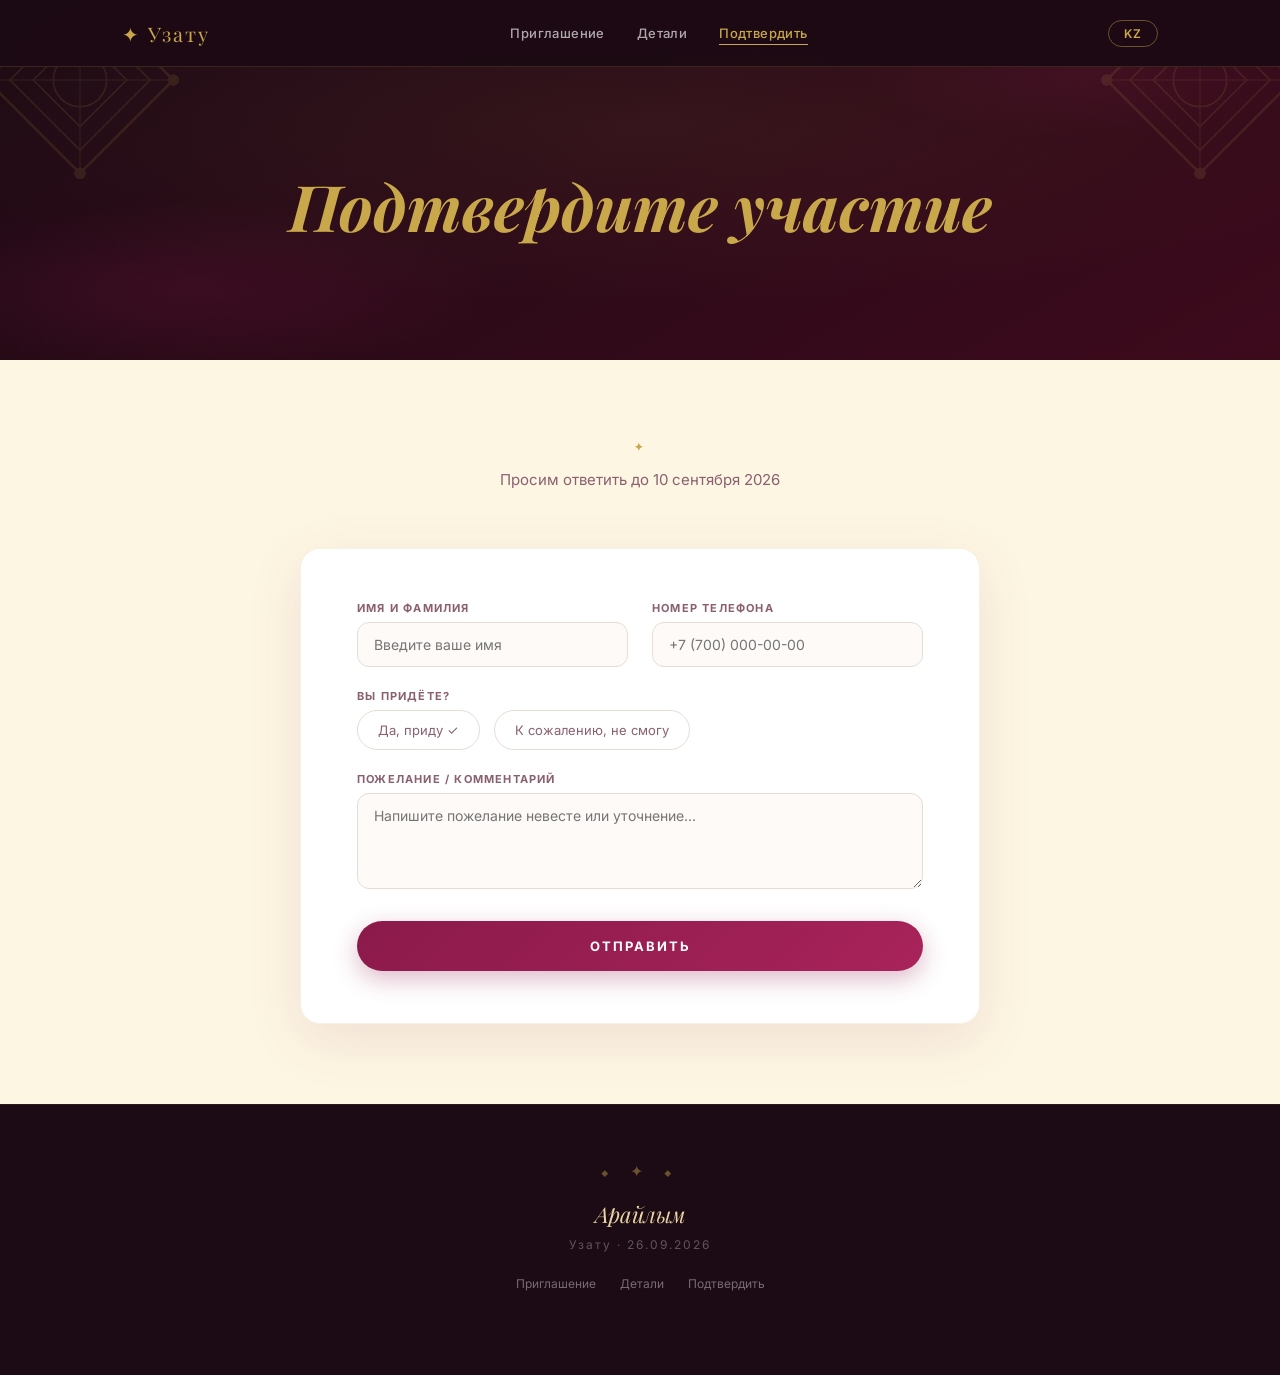
<file: rsvp.html>
<!DOCTYPE html>
<html lang="ru">
<head>
  <meta charset="UTF-8"/>
  <meta name="viewport" content="width=device-width, initial-scale=1.0"/>
  <title>RSVP — Узату Айгерім</title>
  <link href="https://fonts.googleapis.com/css2?family=Playfair+Display:ital,wght@0,400;0,600;0,700;1,400;1,600&family=Inter:wght@300;400;500;600&display=swap" rel="stylesheet"/>
  <link rel="stylesheet" href="style.css"/>
</head>
<body>

<nav class="nav" id="nav">
  <div class="nav-inner">
    <a href="index.html" class="nav-logo">✦ Узату</a>
    <div class="nav-links">
      <a href="invitation.html" data-i18n="nav_invitation">Приглашение</a>
      <a href="details.html"    data-i18n="nav_details">Детали</a>
      <a href="rsvp.html" class="active" data-i18n="nav_rsvp">Подтвердить</a>
    </div>
    <button class="lang-btn" id="lang-btn" onclick="toggleLang()">KZ</button>
  </div>
</nav>

<section class="rsvp-hero">
  <div class="hero-bg"></div>
  <div class="orn orn-tl"></div>
  <div class="orn orn-tr"></div>
  <h1 class="reveal"><em data-i18n="rsvp_title">Подтвердите участие</em></h1>
</section>

<section class="rsvp-section">
  <div class="container-sm">
    <p class="section-eyebrow reveal">✦</p>
    <p class="section-subtitle reveal" data-i18n="rsvp_sub">Просим ответить до 1 сентября 2026</p>

    <!-- SUCCESS -->
    <div class="rsvp-success" id="rsvp-success">
      <div class="success-icon">✦</div>
      <h3 id="success-title"></h3>
      <p id="success-msg"></p>
    </div>

    <!-- FORM -->
    <div class="rsvp-form-card reveal" id="rsvp-card">
      <form id="rsvp-form" novalidate onsubmit="submitRSVP(event)">

        <div class="form-row">
          <div class="form-group" id="fg-name">
            <label class="form-label" data-i18n="rsvp_name">Имя и фамилия</label>
            <input type="text" id="f-name" data-i18n-ph="rsvp_name_ph" placeholder="Введите ваше имя" autocomplete="name"/>
            <span class="field-error" data-i18n="err_name">Пожалуйста, введите имя</span>
          </div>
          <div class="form-group" id="fg-phone">
            <label class="form-label" data-i18n="rsvp_phone">Номер телефона</label>
            <input type="tel" id="f-phone" data-i18n-ph="rsvp_phone_ph" placeholder="+7 (700) 000-00-00" autocomplete="tel"/>
            <span class="field-error" data-i18n="err_phone">Введите корректный номер</span>
          </div>
        </div>

        <div class="form-group" id="fg-attend">
          <label class="form-label" data-i18n="rsvp_attend">Вы придёте?</label>
          <div class="radio-row">
            <label class="radio-opt" id="opt-yes">
              <input type="radio" name="attend" value="yes"/>
              <span data-i18n="rsvp_yes">Да, приду ✓</span>
            </label>
            <label class="radio-opt" id="opt-no">
              <input type="radio" name="attend" value="no"/>
              <span data-i18n="rsvp_no">К сожалению, не смогу</span>
            </label>
          </div>
          <span class="field-error" data-i18n="err_attend">Выберите вариант ответа</span>
        </div>

        <div class="form-group" id="fg-guests" style="display:none">
          <label class="form-label" data-i18n="rsvp_guests">Количество гостей</label>
          <select id="f-guests">
            <option value="1">1</option>
            <option value="2">2</option>
            <option value="3">3</option>
            <option value="4">4</option>
            <option value="5">5</option>
            <option value="6">6</option>
            <option value="7">7</option>
            <option value="8">8</option>
            <option value="9">9</option>
            <option value="10">10</option>
          </select>
          <span class="field-error" data-i18n="err_guests">Укажите количество</span>
        </div>

        <div class="form-group">
          <label class="form-label" data-i18n="rsvp_comment">Пожелание / Комментарий</label>
          <textarea id="f-note" data-i18n-ph="rsvp_comment_ph" placeholder="Напишите пожелание невесте..."></textarea>
        </div>

        <button type="submit" class="submit-btn" id="submit-btn" data-i18n="rsvp_submit">Отправить</button>
      </form>
    </div>
  </div>
</section>

<footer class="footer">
  <div class="footer-orn">⬥ ✦ ⬥</div>
  <p class="footer-name">Арайлым</p>
  <p class="footer-copy">Узату · 26.09.2026</p>
  <nav class="footer-nav">
    <a href="invitation.html" data-i18n="nav_invitation">Приглашение</a>
    <a href="details.html"    data-i18n="nav_details">Детали</a>
    <a href="rsvp.html"       data-i18n="nav_rsvp">Подтвердить</a>
  </nav>
</footer>

<script src="i18n.js"></script>
<script src="app.js"></script>
</body>
</html>
</file>
<file: style.css>
@import url('https://fonts.googleapis.com/css2?family=Playfair+Display:ital,wght@0,400;0,600;0,700;1,400;1,600&family=Inter:wght@300;400;500;600&display=swap');

*, *::before, *::after { box-sizing: border-box; margin: 0; padding: 0; }

:root {
  --gold:   #C9A84C;
  --gold2:  #E8D5A3;
  --gold3:  #F5ECD4;
  --bord:   #8B1A4A;
  --bord2:  #A8235A;
  --cream:  #FDF6E3;
  --cream2: #F7EDD0;
  --white:  #FFFFFF;
  --dark:   #1C0A14;
  --dark2:  #2E1020;
  --text:   #2E1020;
  --muted:  #8A6070;
  --err:    #C0392B;
  --r:      12px;
}

html { scroll-behavior: smooth; }
body { font-family: 'Inter', sans-serif; background: var(--cream); color: var(--text); overflow-x: hidden; }
img { max-width: 100%; }
a { text-decoration: none; }

/* ── SCROLLBAR ── */
::-webkit-scrollbar { width: 5px; }
::-webkit-scrollbar-track { background: var(--cream); }
::-webkit-scrollbar-thumb { background: var(--gold); border-radius: 3px; }

/* ════════════════════════════════
   NAV
════════════════════════════════ */
.nav {
  position: fixed; top: 0; left: 0; right: 0; z-index: 200;
  background: rgba(28, 10, 20, .94);
  backdrop-filter: blur(20px);
  border-bottom: 1px solid rgba(201,168,76,.18);
  transition: background .3s;
}
.nav-inner {
  max-width: 1100px; margin: 0 auto; padding: 0 32px;
  display: flex; align-items: center; height: 66px; gap: 24px;
}
.nav-logo {
  font-family: 'Playfair Display', serif; font-size: 20px;
  color: var(--gold); letter-spacing: 2px; white-space: nowrap;
}
.nav-links { display: flex; gap: 32px; flex: 1; justify-content: center; }
.nav-links a {
  color: rgba(255,255,255,.65); font-size: 13px; font-weight: 500;
  letter-spacing: .4px; transition: color .2s; position: relative;
}
.nav-links a::after {
  content: ''; position: absolute; bottom: -4px; left: 0; right: 0;
  height: 1px; background: var(--gold); transform: scaleX(0); transition: transform .2s;
}
.nav-links a:hover { color: var(--gold); }
.nav-links a:hover::after { transform: scaleX(1); }
.nav-links a.active { color: var(--gold); }
.nav-links a.active::after { transform: scaleX(1); }
.lang-btn {
  padding: 5px 15px; border: 1px solid rgba(201,168,76,.45);
  background: transparent; color: var(--gold); font-size: 12px;
  font-weight: 600; letter-spacing: 1px; border-radius: 20px;
  cursor: pointer; font-family: inherit; transition: all .2s; margin-left: auto;
}
.lang-btn:hover { background: rgba(201,168,76,.12); }

/* ════════════════════════════════
   HERO
════════════════════════════════ */
.hero {
  min-height: 100vh; display: flex; flex-direction: column;
  align-items: center; justify-content: center;
  background: linear-gradient(150deg, var(--dark) 0%, #3D0A1C 60%, #1C0A14 100%);
  position: relative; overflow: hidden; text-align: center;
  padding: 90px 24px 80px;
}
.hero-bg {
  position: absolute; inset: 0; pointer-events: none;
  background:
    radial-gradient(ellipse 60% 50% at 50% 35%, rgba(201,168,76,.07) 0%, transparent 100%),
    radial-gradient(ellipse 40% 40% at 15% 80%, rgba(139,26,74,.2) 0%, transparent 60%),
    radial-gradient(ellipse 30% 30% at 85% 20%, rgba(139,26,74,.15) 0%, transparent 60%);
}
/* Kazakh ornament corners */
.orn {
  position: absolute; width: 200px; height: 200px;
  opacity: .12; pointer-events: none;
  background-image: url("data:image/svg+xml,%3Csvg xmlns='http://www.w3.org/2000/svg' viewBox='0 0 120 120'%3E%3Cpath d='M60 4L116 60L60 116L4 60Z' fill='none' stroke='%23C9A84C' stroke-width='1.5'/%3E%3Cpath d='M60 18L102 60L60 102L18 60Z' fill='none' stroke='%23C9A84C' stroke-width='1'/%3E%3Cpath d='M60 32L88 60L60 88L32 60Z' fill='none' stroke='%23C9A84C' stroke-width='1'/%3E%3Ccircle cx='60' cy='60' r='16' fill='none' stroke='%23C9A84C' stroke-width='1'/%3E%3Cline x1='60' y1='4' x2='60' y2='116' stroke='%23C9A84C' stroke-width='.6'/%3E%3Cline x1='4' y1='60' x2='116' y2='60' stroke='%23C9A84C' stroke-width='.6'/%3E%3Ccircle cx='60' cy='4' r='3.5' fill='%23C9A84C'/%3E%3Ccircle cx='60' cy='116' r='3.5' fill='%23C9A84C'/%3E%3Ccircle cx='4' cy='60' r='3.5' fill='%23C9A84C'/%3E%3Ccircle cx='116' cy='60' r='3.5' fill='%23C9A84C'/%3E%3C/svg%3E");
  background-size: contain; background-repeat: no-repeat;
}
.orn-tl { top: -20px; left: -20px; }
.orn-tr { top: -20px; right: -20px; transform: rotate(90deg); }
.orn-bl { bottom: -20px; left: -20px; transform: rotate(270deg); }
.orn-br { bottom: -20px; right: -20px; transform: rotate(180deg); }

.hero-content { position: relative; z-index: 1; }
.hero-sub {
  font-size: 12px; letter-spacing: 5px; text-transform: uppercase;
  color: var(--gold); margin-bottom: 28px; font-weight: 400;
  animation: fadeUp .8s ease both;
}
.hero-name {
  font-family: 'Playfair Display', serif;
  font-size: clamp(70px, 14vw, 130px);
  font-weight: 700; color: var(--white); line-height: 1;
  letter-spacing: -2px;
  text-shadow: 0 0 80px rgba(201,168,76,.25);
  animation: fadeUp .8s .15s ease both;
}
.hero-rule {
  display: flex; align-items: center; gap: 18px;
  margin: 24px auto; max-width: 360px;
  animation: fadeUp .8s .25s ease both;
}
.hero-rule span { color: var(--gold); font-size: 16px; }
.hero-rule::before, .hero-rule::after {
  content: ''; flex: 1; height: 1px;
  background: linear-gradient(to right, transparent, var(--gold), transparent);
}
.hero-event {
  font-family: 'Playfair Display', serif; font-style: italic;
  font-size: clamp(20px, 4vw, 30px); color: var(--gold2);
  margin-bottom: 18px; animation: fadeUp .8s .3s ease both;
}
.hero-date {
  font-size: 15px; letter-spacing: 7px; color: rgba(255,255,255,.5);
  margin-bottom: 52px; font-weight: 300;
  animation: fadeUp .8s .4s ease both;
}
.hero-btn {
  display: inline-block; padding: 15px 44px;
  background: linear-gradient(135deg, var(--gold) 0%, var(--gold2) 100%);
  color: var(--dark); font-size: 12px; font-weight: 700;
  letter-spacing: 2.5px; text-transform: uppercase; border-radius: 40px;
  box-shadow: 0 8px 32px rgba(201,168,76,.35);
  transition: transform .2s, box-shadow .2s;
  animation: fadeUp .8s .5s ease both;
}
.hero-btn:hover { transform: translateY(-2px); box-shadow: 0 14px 40px rgba(201,168,76,.45); }

.hero-scroll {
  position: absolute; bottom: 30px; left: 50%; transform: translateX(-50%);
  display: flex; flex-direction: column; align-items: center; gap: 8px;
  color: rgba(255,255,255,.3); font-size: 10px; letter-spacing: 2px; text-transform: uppercase;
}
.hero-scroll-line {
  width: 1px; height: 52px;
  background: linear-gradient(to bottom, rgba(201,168,76,.7), transparent);
  animation: scrollPulse 2s ease-in-out infinite;
}
@keyframes scrollPulse { 0%,100%{opacity:0;transform:scaleY(0);transform-origin:top} 50%{opacity:1;transform:scaleY(1)} }

/* ════════════════════════════════
   ANIMATIONS
════════════════════════════════ */
@keyframes fadeUp {
  from { opacity: 0; transform: translateY(24px); }
  to   { opacity: 1; transform: none; }
}
.reveal {
  opacity: 0; transform: translateY(28px);
  transition: opacity .7s ease, transform .7s ease;
}
.reveal.visible { opacity: 1; transform: none; }
.reveal-delay-1 { transition-delay: .1s; }
.reveal-delay-2 { transition-delay: .2s; }
.reveal-delay-3 { transition-delay: .3s; }

/* ════════════════════════════════
   SHARED SECTION
════════════════════════════════ */
.section { padding: 100px 24px; }
.section-dark {
  background: linear-gradient(150deg, var(--dark2) 0%, var(--dark) 100%);
  color: var(--white);
}
.container { max-width: 1020px; margin: 0 auto; }
.container-sm { max-width: 680px; margin: 0 auto; }

.section-eyebrow {
  text-align: center; font-size: 11px; font-weight: 600;
  letter-spacing: 3.5px; text-transform: uppercase; color: var(--gold);
  margin-bottom: 14px;
}
.section-title {
  font-family: 'Playfair Display', serif;
  font-size: clamp(34px, 5vw, 52px);
  font-weight: 700; text-align: center; margin-bottom: 12px;
  color: var(--bord); line-height: 1.1;
}
.section-title.light { color: var(--gold2); }
.section-subtitle {
  text-align: center; font-size: 15px; color: var(--muted);
  margin-bottom: 56px; line-height: 1.6;
}
.section-subtitle.light { color: rgba(255,255,255,.5); }
.title-rule {
  display: flex; align-items: center; gap: 16px;
  margin: 0 auto 52px; max-width: 200px;
}
.title-rule span { color: var(--gold); font-size: 14px; }
.title-rule::before, .title-rule::after {
  content: ''; flex: 1; height: 1px;
  background: linear-gradient(to right, transparent, var(--gold), transparent);
}

/* ════════════════════════════════
   INVITATION PAGE
════════════════════════════════ */
.inv-hero {
  min-height: 45vh; display: flex; align-items: center; justify-content: center;
  background: linear-gradient(150deg, var(--dark) 0%, #3D0A1C 100%);
  text-align: center; padding: 110px 24px 60px; position: relative; overflow: hidden;
}
.inv-hero h1 {
  font-family: 'Playfair Display', serif; font-size: clamp(40px,8vw,72px);
  color: var(--white); position: relative; z-index:1;
}
.inv-hero h1 em { color: var(--gold); font-style: italic; }

.invite-wrap { padding: 80px 24px; background: var(--cream); }
.invite-card {
  max-width: 720px; margin: 0 auto;
  padding: 3px;
  background: linear-gradient(135deg, var(--gold), #F5E9C0, var(--gold));
  border-radius: 4px;
}
.invite-inner {
  background: var(--white); border-radius: 2px;
  padding: 64px 72px; text-align: center; position: relative;
}
.invite-inner::before, .invite-inner::after {
  display: block; content: '⬥ ────── ✦ ────── ⬥';
  color: var(--gold); font-size: 13px; letter-spacing: 3px;
  margin-bottom: 36px; opacity: .7;
}
.invite-inner::after { margin-top: 36px; margin-bottom: 0; }
.invite-greeting {
  font-family: 'Playfair Display', serif; font-size: 24px;
  font-style: italic; color: var(--bord); margin-bottom: 24px;
}
.invite-body {
  font-size: 16px; line-height: 1.9; color: var(--text);
  margin-bottom: 32px;
}
.invite-meta {
  display: flex; flex-direction: column; gap: 6px;
  font-size: 15px; color: var(--bord); font-weight: 500; margin-bottom: 28px;
}
.invite-meta strong { font-family: 'Playfair Display', serif; font-size: 18px; }
.invite-family {
  font-family: 'Playfair Display', serif; font-size: 22px;
  font-style: italic; color: var(--gold);
}
.invite-cta { margin-top: 48px; }
.btn-gold {
  display: inline-block; padding: 14px 40px;
  background: linear-gradient(135deg, var(--bord), var(--bord2));
  color: var(--white); font-size: 12px; font-weight: 700;
  letter-spacing: 2px; text-transform: uppercase; border-radius: 40px;
  box-shadow: 0 8px 24px rgba(139,26,74,.28);
  transition: transform .2s, box-shadow .2s;
}
.btn-gold:hover { transform: translateY(-2px); box-shadow: 0 12px 32px rgba(139,26,74,.38); }

/* ════════════════════════════════
   DETAILS PAGE
════════════════════════════════ */
.det-hero {
  min-height: 42vh; display: flex; align-items: center; justify-content: center;
  background: linear-gradient(150deg, var(--dark) 0%, #3D0A1C 100%);
  text-align: center; padding: 110px 24px 60px; position: relative; overflow: hidden;
}
.det-hero h1 {
  font-family: 'Playfair Display', serif; font-size: clamp(38px,7vw,66px);
  color: var(--white); position: relative; z-index:1;
}
.det-hero h1 em { color: var(--gold); font-style: italic; }

.details-cards {
  display: grid; grid-template-columns: repeat(auto-fit, minmax(200px,1fr));
  gap: 20px; margin-bottom: 72px;
}
.det-card {
  background: var(--white); border-radius: var(--r);
  padding: 36px 24px; text-align: center;
  border: 1px solid rgba(201,168,76,.2);
  box-shadow: 0 2px 16px rgba(139,26,74,.06);
  transition: transform .2s, box-shadow .2s;
}
.det-card:hover { transform: translateY(-4px); box-shadow: 0 8px 28px rgba(139,26,74,.12); }
.det-card-icon { font-size: 34px; margin-bottom: 16px; }
.det-card h3 {
  font-size: 11px; font-weight: 700; letter-spacing: 2px;
  text-transform: uppercase; color: var(--gold); margin-bottom: 12px;
}
.det-card p { font-family: 'Playfair Display', serif; font-size: 18px; color: var(--bord); font-weight: 600; margin-bottom: 6px; }
.det-card span { font-size: 12px; color: var(--muted); }

.program-wrap { max-width: 560px; margin: 0 auto 72px; }
.program-title {
  font-family: 'Playfair Display', serif; font-size: 30px;
  font-style: italic; color: var(--bord); text-align: center; margin-bottom: 36px;
}
.prog-item {
  display: flex; align-items: center; gap: 20px;
  padding: 15px 0; border-bottom: 1px solid rgba(201,168,76,.15);
}
.prog-item:last-child { border-bottom: none; }
.prog-time {
  font-size: 13px; font-weight: 700; color: var(--gold);
  width: 52px; flex-shrink: 0; letter-spacing: 1px;
}
.prog-dot { color: var(--gold); font-size: 9px; opacity: .6; flex-shrink: 0; }
.prog-text { font-size: 14px; color: var(--text); }

.map-section { background: var(--cream2); padding: 72px 24px; }
.map-frame {
  border-radius: var(--r); overflow: hidden;
  border: 1px solid rgba(201,168,76,.2);
  box-shadow: 0 4px 24px rgba(139,26,74,.08);
  height: 360px; margin-top: 40px;
}
.map-frame iframe { width: 100%; height: 100%; border: none; }

/* ════════════════════════════════
   RSVP PAGE
════════════════════════════════ */
.rsvp-hero {
  min-height: 40vh; display: flex; align-items: center; justify-content: center;
  background: linear-gradient(150deg, var(--dark) 0%, #3D0A1C 100%);
  text-align: center; padding: 110px 24px 60px; position: relative; overflow: hidden;
}
.rsvp-hero h1 {
  font-family: 'Playfair Display', serif; font-size: clamp(36px,7vw,64px);
  color: var(--white); position: relative; z-index:1;
}
.rsvp-hero h1 em { color: var(--gold); font-style: italic; }

.rsvp-section { padding: 80px 24px; background: var(--cream); }

.rsvp-form-card {
  background: var(--white); border-radius: 20px;
  padding: 52px 56px;
  box-shadow: 0 16px 56px rgba(139,26,74,.1);
  border: 1px solid rgba(201,168,76,.15);
}
.form-row { display: grid; grid-template-columns: 1fr 1fr; gap: 24px; }
.form-group { display: flex; flex-direction: column; gap: 7px; margin-bottom: 22px; }
.form-group:last-child { margin-bottom: 0; }
.form-label {
  font-size: 11px; font-weight: 700; letter-spacing: 1.2px;
  text-transform: uppercase; color: var(--muted);
}
.form-group input,
.form-group select,
.form-group textarea {
  padding: 13px 16px; border: 1.5px solid #E8DDD5;
  border-radius: var(--r); font-size: 14px; font-family: inherit;
  color: var(--text); background: #FDFAF7; transition: border-color .2s, box-shadow .2s;
}
.form-group input:focus,
.form-group select:focus,
.form-group textarea:focus {
  outline: none; border-color: var(--gold);
  box-shadow: 0 0 0 3px rgba(201,168,76,.12);
}
.form-group textarea { resize: vertical; min-height: 96px; }
.form-group.has-error input,
.form-group.has-error textarea,
.form-group.has-error select { border-color: var(--err); }
.field-error {
  font-size: 12px; color: var(--err); margin-top: 3px; display: none;
}
.form-group.has-error .field-error { display: block; }

.radio-row { display: flex; gap: 14px; flex-wrap: wrap; }
.radio-opt {
  display: flex; align-items: center; gap: 10px; cursor: pointer;
  padding: 11px 20px; border: 1.5px solid #E8DDD5; border-radius: 32px;
  font-size: 13px; color: var(--muted); transition: all .2s;
  user-select: none;
}
.radio-opt input { display: none; }
.radio-opt.selected {
  border-color: var(--bord); background: #FDF0F5; color: var(--bord); font-weight: 600;
}

.submit-btn {
  width: 100%; padding: 17px; margin-top: 10px;
  background: linear-gradient(135deg, var(--bord) 0%, var(--bord2) 100%);
  color: var(--white); border: none; border-radius: 40px;
  font-size: 13px; font-weight: 700; letter-spacing: 2px;
  text-transform: uppercase; cursor: pointer; font-family: inherit;
  box-shadow: 0 8px 24px rgba(139,26,74,.3);
  transition: transform .2s, box-shadow .2s;
}
.submit-btn:hover { transform: translateY(-2px); box-shadow: 0 12px 32px rgba(139,26,74,.4); }
.submit-btn:disabled { opacity: .6; cursor: not-allowed; transform: none; }

.rsvp-success {
  display: none; text-align: center; padding: 72px 40px;
  background: var(--white); border-radius: 20px;
  border: 1px solid rgba(201,168,76,.2);
  box-shadow: 0 16px 56px rgba(139,26,74,.08);
}
.success-icon { font-size: 52px; margin-bottom: 24px; animation: popIn .5s ease; }
@keyframes popIn { 0%{transform:scale(0)} 80%{transform:scale(1.1)} 100%{transform:scale(1)} }
.rsvp-success h3 {
  font-family: 'Playfair Display', serif; font-size: 40px;
  color: var(--bord); margin-bottom: 14px;
}
.rsvp-success p { font-size: 16px; color: var(--muted); line-height: 1.7; }

/* ════════════════════════════════
   FOOTER
════════════════════════════════ */
.footer {
  background: var(--dark); padding: 56px 24px;
  text-align: center; border-top: 1px solid rgba(201,168,76,.1);
}
.footer-orn { font-size: 16px; color: var(--gold); letter-spacing: 8px; margin-bottom: 18px; opacity: .45; }
.footer-name {
  font-family: 'Playfair Display', serif; font-size: 22px;
  font-style: italic; color: var(--gold2); margin-bottom: 8px;
}
.footer-copy { font-size: 12px; color: rgba(255,255,255,.3); letter-spacing: 2px; margin-bottom: 24px; }
.footer-nav { display: flex; gap: 24px; justify-content: center; margin-bottom: 28px; }
.footer-nav a { color: rgba(255,255,255,.4); font-size: 12px; transition: color .2s; }
.footer-nav a:hover { color: var(--gold); }
.admin-link { color: rgba(255,255,255,.1); font-size: 11px; }
.admin-link:hover { color: rgba(201,168,76,.4); }

/* ════════════════════════════════
   ADMIN
════════════════════════════════ */
body.admin-page { background: #F5F0EA; }

.login-screen {
  min-height: 100vh; display: flex; align-items: center; justify-content: center;
  background: linear-gradient(150deg, var(--dark) 0%, #3D0A1C 100%); padding: 24px;
}
.login-box {
  background: var(--white); border-radius: 20px; padding: 52px 48px;
  width: 100%; max-width: 400px; text-align: center;
  box-shadow: 0 24px 64px rgba(0,0,0,.4);
}
.login-box h2 { font-family: 'Playfair Display', serif; font-size: 34px; color: var(--bord); margin-bottom: 8px; }
.login-box p { color: var(--muted); font-size: 13px; margin-bottom: 36px; }
.login-box input {
  width: 100%; padding: 13px 16px; border: 1.5px solid #E8DDD5;
  border-radius: var(--r); font-size: 14px; font-family: inherit;
  color: var(--text); background: #FDFAF7; margin-bottom: 14px;
  transition: border-color .2s;
}
.login-box input:focus { outline: none; border-color: var(--gold); }
.login-box button {
  width: 100%; padding: 14px;
  background: linear-gradient(135deg, var(--bord), var(--bord2));
  color: var(--white); border: none; border-radius: 32px;
  font-size: 13px; font-weight: 700; letter-spacing: 1px;
  cursor: pointer; font-family: inherit;
  box-shadow: 0 8px 20px rgba(139,26,74,.3); transition: transform .15s;
}
.login-box button:hover { transform: translateY(-1px); }
.login-err { color: var(--err); font-size: 13px; margin-top: 12px; min-height: 20px; }

.admin-screen { max-width: 1100px; margin: 0 auto; padding: 40px 24px; }
.admin-head {
  display: flex; align-items: center; justify-content: space-between;
  margin-bottom: 36px; flex-wrap: wrap; gap: 16px;
}
.admin-head h1 {
  font-family: 'Playfair Display', serif; font-size: 30px; color: var(--bord);
}
.admin-head-right { display: flex; gap: 12px; }
.admin-head-right a, .admin-head-right button {
  padding: 8px 18px; border-radius: 8px; font-size: 13px; font-weight: 600;
  font-family: inherit; cursor: pointer; border: 1px solid #D5C8C0;
  background: var(--white); color: var(--muted); text-decoration: none;
  transition: all .2s;
}
.admin-head-right button:hover, .admin-head-right a:hover { color: var(--bord); border-color: var(--bord); }

.stats-row { display: grid; grid-template-columns: repeat(auto-fit, minmax(180px,1fr)); gap: 16px; margin-bottom: 32px; }
.stat-card {
  background: var(--white); border-radius: var(--r); padding: 24px 20px;
  border-left: 4px solid var(--gold);
  box-shadow: 0 2px 12px rgba(139,26,74,.06);
}
.stat-card.c-yes { border-color: #2ECC71; }
.stat-card.c-no  { border-color: #E74C3C; }
.stat-card.c-all { border-color: var(--gold); }
.stat-card.c-ppl { border-color: var(--bord); }
.stat-num { font-size: 40px; font-weight: 800; color: var(--bord); line-height: 1; }
.stat-card.c-yes .stat-num { color: #27AE60; }
.stat-card.c-no  .stat-num { color: #E74C3C; }
.stat-label { font-size: 12px; color: var(--muted); margin-top: 5px; font-weight: 500; }

.toolbar {
  display: flex; gap: 12px; margin-bottom: 20px; flex-wrap: wrap; align-items: center;
}
.toolbar input, .toolbar select {
  padding: 10px 16px; border: 1.5px solid #E0D5CC;
  border-radius: var(--r); font-size: 13px; font-family: inherit;
  background: var(--white); color: var(--text); transition: border-color .2s;
}
.toolbar input { flex: 1; min-width: 220px; }
.toolbar input:focus, .toolbar select:focus { outline: none; border-color: var(--gold); }
.btn-export {
  padding: 10px 20px; background: var(--bord); color: var(--white);
  border: none; border-radius: var(--r); font-size: 13px; font-weight: 600;
  cursor: pointer; font-family: inherit; transition: opacity .2s;
}
.btn-export:hover { opacity: .85; }
.btn-clr {
  padding: 10px 20px; background: #FFF0F0; color: #E74C3C;
  border: 1px solid #FECACA; border-radius: var(--r);
  font-size: 13px; font-weight: 600; cursor: pointer; font-family: inherit;
}

.table-wrap { background: var(--white); border-radius: var(--r); overflow: hidden; box-shadow: 0 2px 16px rgba(139,26,74,.06); overflow-x: auto; }
table { width: 100%; border-collapse: collapse; }
thead tr { background: var(--dark2); }
thead th {
  padding: 14px 16px; text-align: left;
  font-size: 11px; font-weight: 700; letter-spacing: 1px;
  text-transform: uppercase; color: var(--gold); white-space: nowrap;
}
tbody tr { border-bottom: 1px solid #F0EAE5; transition: background .15s; }
tbody tr:last-child { border-bottom: none; }
tbody tr:hover { background: #FDF8F3; }
tbody td { padding: 13px 16px; font-size: 13px; color: var(--text); }
.badge {
  padding: 4px 12px; border-radius: 20px; font-size: 11px; font-weight: 700;
}
.badge-yes { background: #D5F5E3; color: #1E8449; }
.badge-no  { background: #FDECEA; color: #C0392B; }
.btn-del {
  padding: 4px 12px; background: transparent;
  border: 1px solid #FECACA; color: #E74C3C;
  border-radius: 6px; font-size: 11px; cursor: pointer; transition: all .15s;
}
.btn-del:hover { background: #FFF0F0; }
.empty-row td { text-align: center; padding: 52px; color: var(--muted); font-size: 14px; }

/* ════════════════════════════════
   RESPONSIVE
════════════════════════════════ */
@media (max-width: 768px) {
  .nav-links { display: none; }
  .form-row { grid-template-columns: 1fr; }
  .invite-inner { padding: 36px 24px; }
  .rsvp-form-card { padding: 32px 20px; }
  .orn { width: 120px; height: 120px; opacity: .08; }
}
@media (max-width: 480px) {
  .stats-row { grid-template-columns: 1fr 1fr; }
}
</file>
